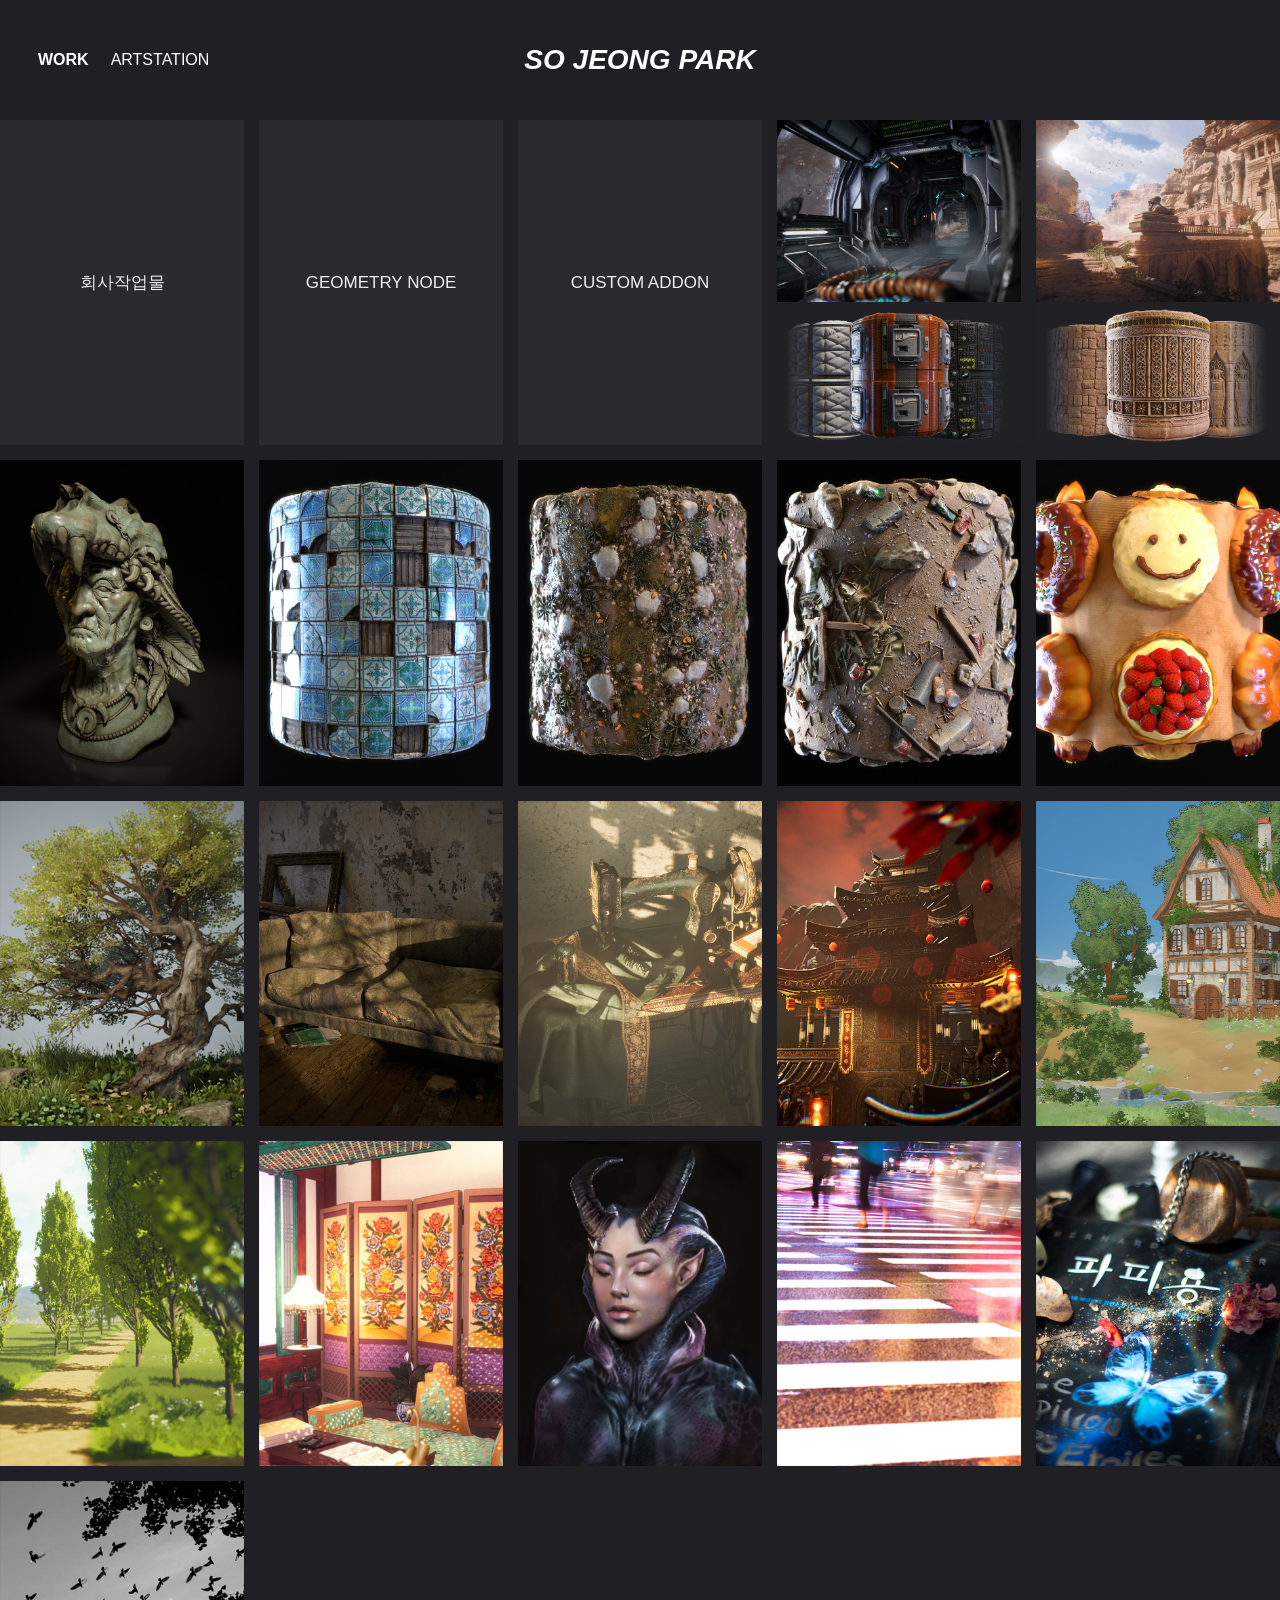
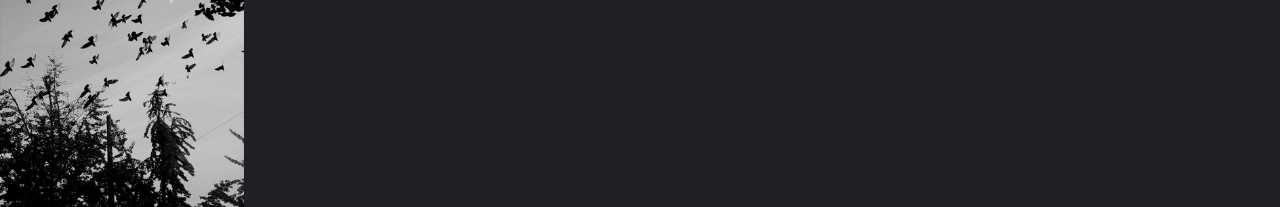
<file: index.html>
<!doctype html>
<html lang="ko">
<head>
  <meta charset="utf-8">
  <meta name="viewport" content="width=device-width, initial-scale=1">
  <title>So Jeong Park — Portfolio</title>
  <meta name="description" content="So Jeong Park — 3D Environment / Texture Artist Portfolio">
  <link rel="stylesheet" href="css/style.css">
</head>
<body data-page="home" id="top">
  <div id="header"></div>
  <main id="main"></main>
  <script src="data/site.js"></script>
  <script src="js/main.js"></script>
</body>
</html>
</file>
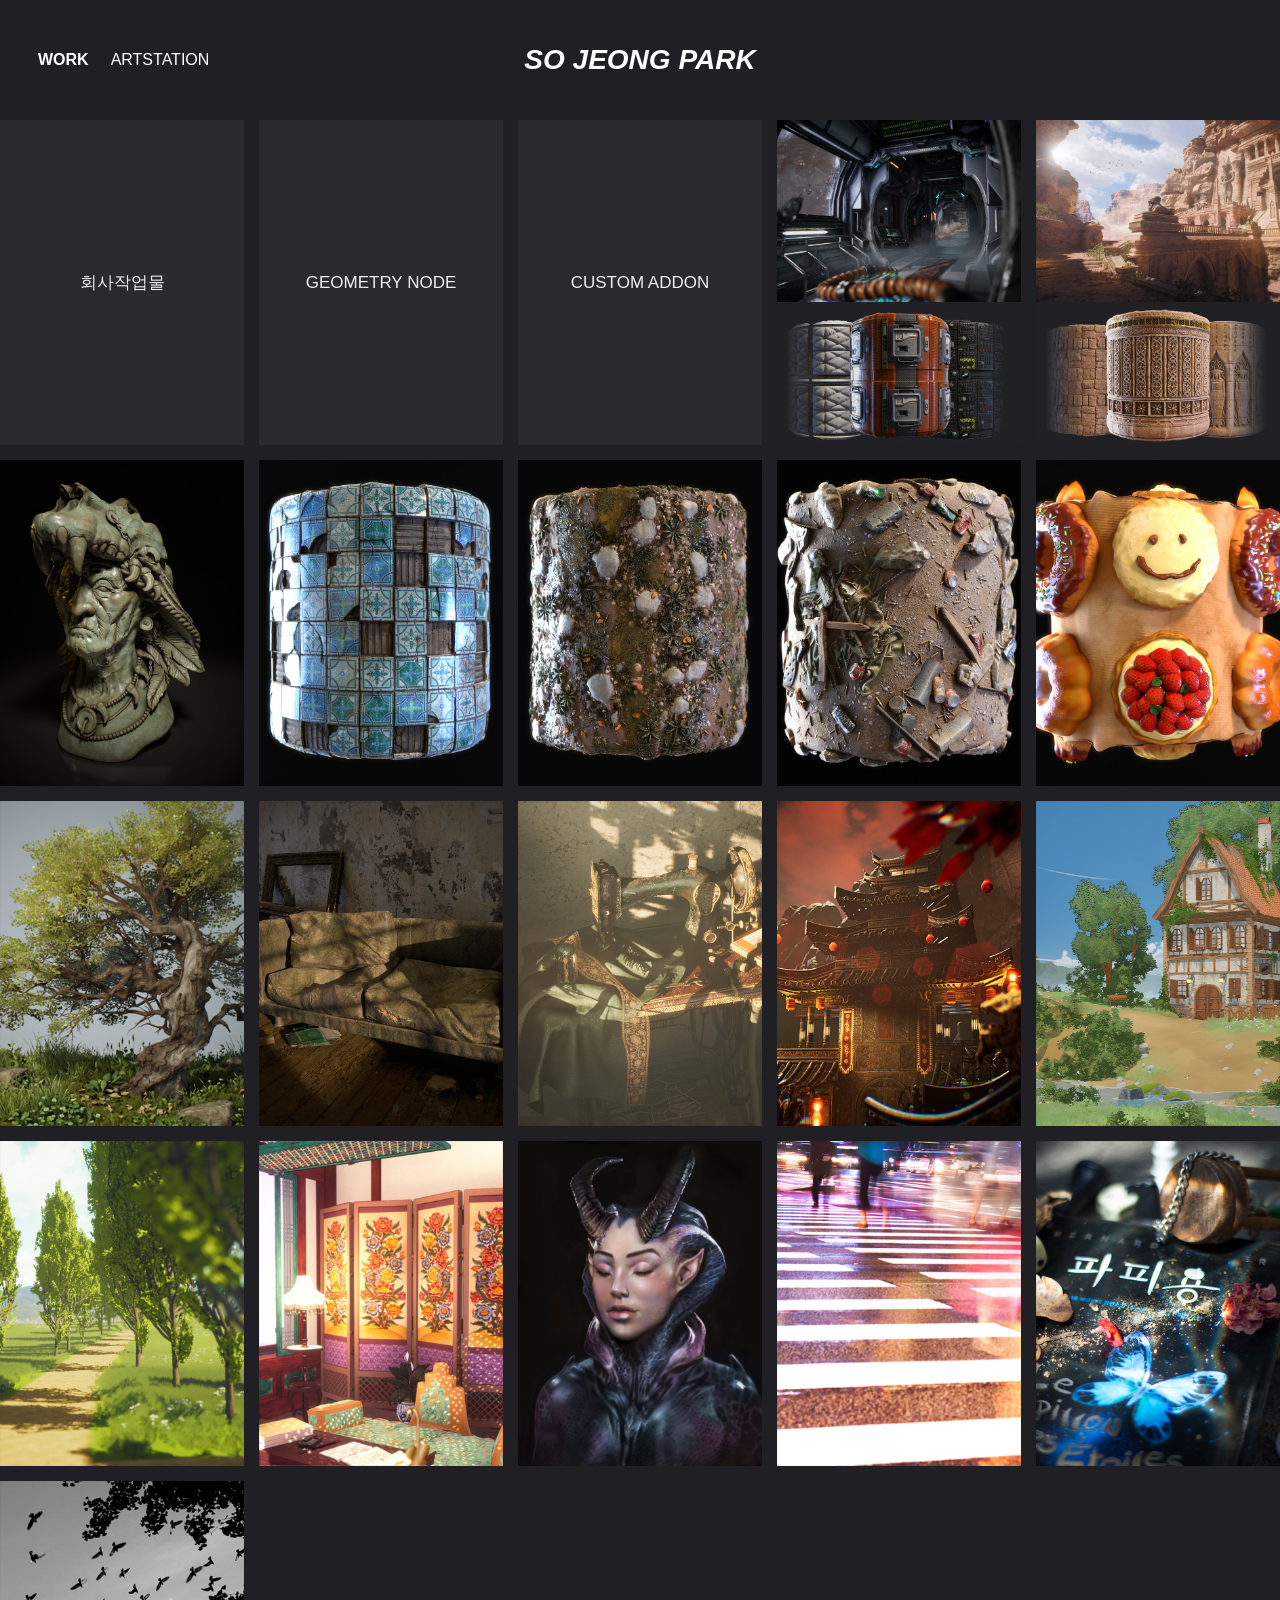
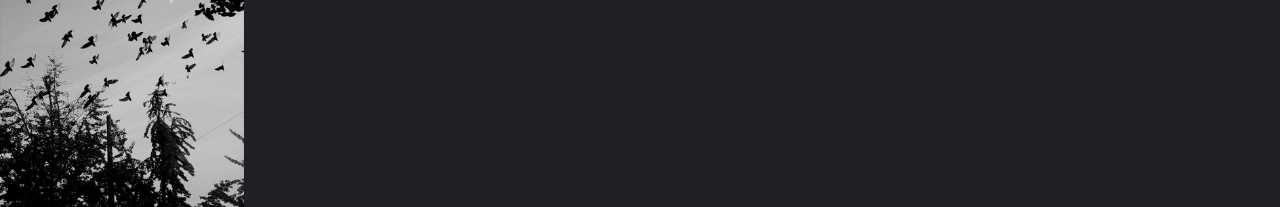
<file: project.html>
<!doctype html>
<html lang="ko">
<head>
  <meta charset="utf-8">
  <meta name="viewport" content="width=device-width, initial-scale=1">
  <title>So Jeong Park</title>
  <meta name="description" content="So Jeong Park — 3D Environment / Texture Artist Portfolio">
  <link rel="stylesheet" href="css/style.css">
</head>
<body data-page="project" id="top">
  <div id="header"></div>
  <main id="main"></main>
  <script src="data/site.js"></script>
  <script src="js/main.js"></script>
</body>
</html>
</file>
<file: css/style.css>
:root {
  --bg: #202024;
  --text: #e4e4e4;
  --title: #eeeeee;
  --muted: #888888;
  --white: #ffffff;
  --overlay: rgba(255, 255, 255, 0.97);
  --overlay-text: #222222;
  --placeholder: #2a2a2f;
  --font: tahoma, Verdana, "Malgun Gothic", "Apple SD Gothic Neo", sans-serif;
  --cover-gap: 15px;
  --module-gap: 20px;
  --grid-gap: 8px;
}

* { box-sizing: border-box; margin: 0; padding: 0; }

html { scroll-behavior: smooth; }

body {
  background: var(--bg);
  color: var(--text);
  font-family: var(--font);
  -webkit-font-smoothing: antialiased;
}

a { color: inherit; text-decoration: none; }
img, video { display: block; max-width: 100%; }

/* ---------- Header ---------- */
.site-header {
  position: relative;
  display: flex;
  align-items: center;
  justify-content: center;
  height: 120px;
  padding: 0 38px;
}

.nav {
  position: absolute;
  left: 38px;
  top: 50%;
  transform: translateY(-50%);
  display: flex;
  gap: 22px;
}

.nav a {
  font-size: 16px;
  line-height: 24px;
  text-transform: uppercase;
  color: var(--white);
  font-weight: 400;
  transition: opacity .2s;
}
.nav a.active { font-weight: 700; }
.nav a:hover { opacity: .7; }

.logo {
  font-size: 28px;
  line-height: 32px;
  font-weight: 700;
  font-style: italic;
  text-transform: uppercase;
  color: var(--white);
  text-align: center;
}

/* ---------- Cover grid (home + other projects) ---------- */
.covers {
  display: grid;
  grid-template-columns: repeat(5, 1fr);
  gap: var(--cover-gap);
}

.cover {
  position: relative;
  display: block;
  aspect-ratio: 3 / 4;
  overflow: hidden;
  background: var(--placeholder);
}
.cover.no-image { background: var(--placeholder); }
.cover.no-image .details { opacity: 1; background: transparent; }
.cover.no-image .details-title { color: var(--title); }
.cover.no-image:hover .details { background: var(--overlay); }
.cover.no-image:hover .details-title { color: var(--overlay-text); }

.cover img {
  width: 100%;
  height: 100%;
  object-fit: cover;
}

.cover .details {
  position: absolute;
  inset: 0;
  display: flex;
  align-items: center;
  justify-content: center;
  padding: 8%;
  background: var(--overlay);
  opacity: 0;
  transition: opacity .15s;
}
.cover:hover .details,
.cover:focus-visible .details { opacity: 1; }

.cover .details-title {
  font-size: 17px;
  line-height: 22px;
  text-transform: uppercase;
  color: var(--overlay-text);
  text-align: center;
}
.cover .details-sub {
  display: block;
  margin-top: 6px;
  font-size: 13px;
  color: #666;
}

/* ---------- Project page ---------- */
.page-header {
  max-width: 750px;
  margin: 0 auto;
  padding: 40px 20px 70px;
  text-align: center;
}
.page-title {
  font-size: 24px;
  line-height: 30px;
  font-weight: 700;
  text-transform: uppercase;
  color: var(--title);
  padding-bottom: 25px;
}
.page-description {
  font-size: 18px;
  line-height: 24px;
  color: var(--muted);
}

.modules > * + * { margin-top: var(--module-gap); }

.m-img img {
  width: 100%;
  height: auto;
  margin: 0 auto;
  cursor: zoom-in;
}

.m-text {
  max-width: 900px;
  margin-left: auto;
  margin-right: auto;
  padding: 20px 30px 40px;
  font-size: 18px;
  line-height: 24px;
  color: var(--text);
  word-break: keep-all;
}
.m-text a { text-decoration: underline; }

.m-video video {
  width: 100%;
  max-width: 1920px;
  margin: 0 auto;
  background: #000;
}

.m-row {
  display: flex;
  align-items: flex-start;
}
.m-row > .col { min-width: 0; }
.m-row > .col > * + * { margin-top: var(--module-gap); }
.m-row .m-text { max-width: none; margin: 0; }

.m-grid {
  display: flex;
  flex-wrap: wrap;
  gap: var(--grid-gap);
}
.m-grid .g-item {
  position: relative;
  flex-basis: 0;
  min-width: 0;
  cursor: zoom-in;
  overflow: hidden;
}
.m-grid .g-item img {
  width: 100%;
  height: 100%;
  object-fit: cover;
}

.empty-note {
  text-align: center;
  color: var(--muted);
  padding: 40px 20px 80px;
}

/* ---------- Other projects ---------- */
.other-projects {
  padding: 80px 0 40px;
}
.other-projects h3 {
  font-size: 20px;
  line-height: 26px;
  font-weight: 700;
  text-transform: uppercase;
  color: var(--title);
  margin: 0 0 30px 0;
  padding: 0 20px;
}

.back-to-top {
  display: block;
  text-align: center;
  padding: 40px 0 60px;
  font-size: 14px;
  color: var(--muted);
  text-transform: uppercase;
}
.back-to-top:hover { color: var(--white); }

/* ---------- Lightbox ---------- */
.lightbox {
  position: fixed;
  inset: 0;
  z-index: 100;
  display: none;
  align-items: center;
  justify-content: center;
  background: rgba(16, 16, 18, .96);
}
.lightbox.open { display: flex; }
.lightbox img {
  max-width: 94vw;
  max-height: 92vh;
  object-fit: contain;
}
.lightbox button {
  position: absolute;
  background: none;
  border: 0;
  color: #fff;
  font-size: 34px;
  line-height: 1;
  padding: 18px;
  cursor: pointer;
  opacity: .7;
  font-family: var(--font);
}
.lightbox button:hover { opacity: 1; }
.lightbox .lb-close { top: 8px; right: 12px; }
.lightbox .lb-prev { left: 8px; top: 50%; transform: translateY(-50%); }
.lightbox .lb-next { right: 8px; top: 50%; transform: translateY(-50%); }
.lightbox .lb-count {
  position: absolute;
  bottom: 18px;
  left: 0; right: 0;
  text-align: center;
  font-size: 13px;
  color: var(--muted);
}

/* ---------- Responsive ---------- */
@media (max-width: 1024px) {
  .covers { grid-template-columns: repeat(3, 1fr); }
}

@media (max-width: 640px) {
  .site-header {
    flex-direction: column;
    height: auto;
    padding: 28px 16px 24px;
    gap: 14px;
  }
  .nav { position: static; transform: none; }
  .logo { font-size: 22px; line-height: 28px; }
  .covers { grid-template-columns: repeat(2, 1fr); gap: 8px; }
  .cover .details-title { font-size: 14px; }
  .m-row { flex-direction: column; }
  .m-row > .col { flex: none !important; width: 100%; }
  .m-text { padding: 16px 16px 28px; font-size: 16px; }
  .m-grid { flex-direction: column; }
  .m-grid .g-item { flex: none !important; width: 100%; }
  .page-header { padding: 24px 16px 40px; }
}
</file>
